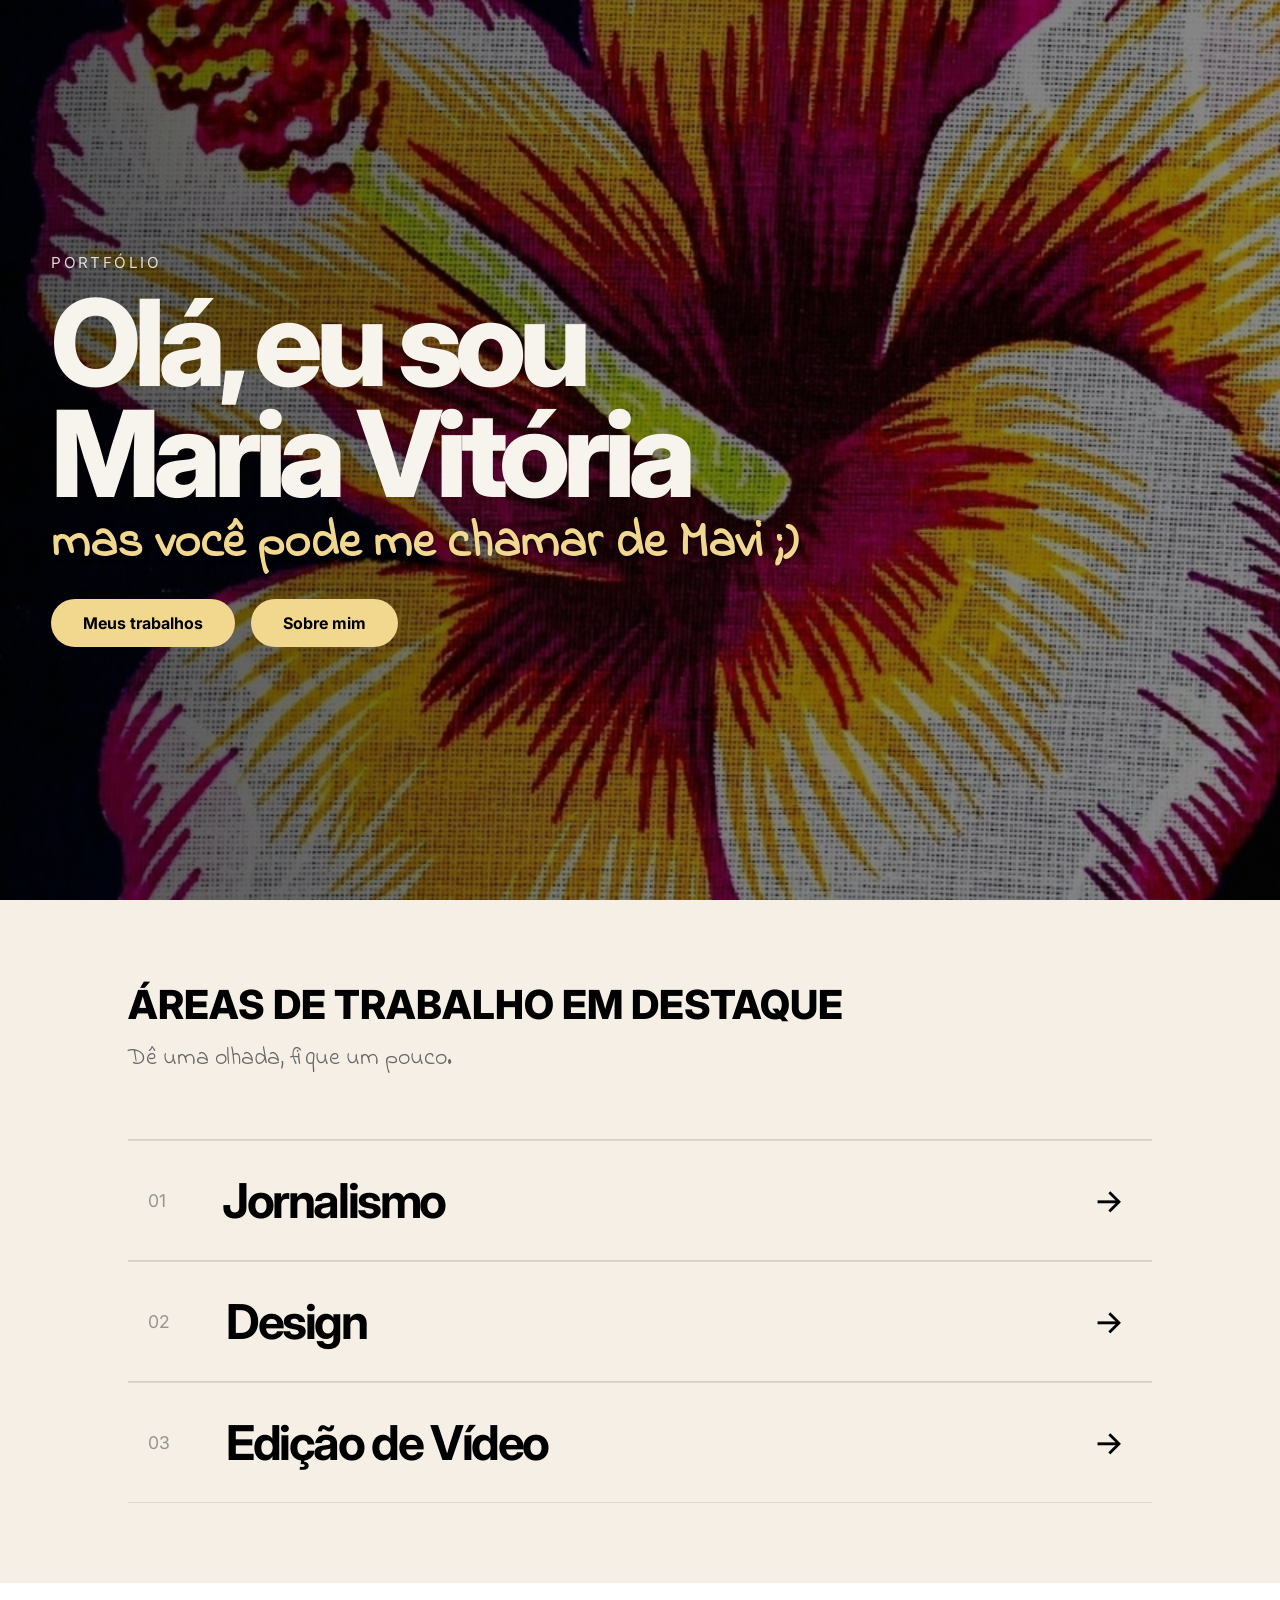
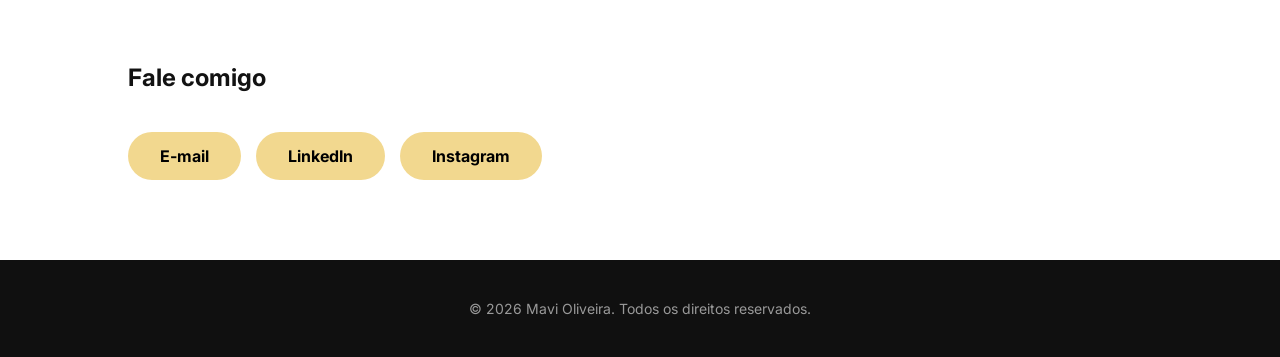
<file: index.html>
<!DOCTYPE html>
<html lang="pt-BR">

<head>
  <meta charset="UTF-8" />
  <meta name="viewport" content="width=device-width, initial-scale=1.0" />
  <title>Portfólio | Mavi Oliveira</title>

  <link rel="preconnect" href="https://fonts.googleapis.com">
  <link href="https://fonts.googleapis.com/css2?family=Inter:wght@400;500;600;700;800&family=Indie+Flower&display=swap" rel="stylesheet">

  <link rel="stylesheet" href="styles.css" />

  <style>
    h3 {
      color: #F2D88F;
      text-shadow: 1px 1px 6px rgba(0,0,0,0.6);
      font-family: 'Indie Flower', cursive;
      font-size: 50px;
      line-height: 1;
      margin-top: 10px;
    }

    .hero__button,
    .contact-link {
      background-color: #F2D88F;
      padding: 14px 32px;
      color: #000;
      border-radius: 50px;
      font-weight: 700;
      transition: all 0.3s ease;
      text-decoration: none;
      display: inline-block;
    }

    .hero__button:hover,
    .contact-link:hover {
      background-color: #f4c10a;
      transform: translateY(-2px);
    }

    .hero__button--secondary {
      background-color: #F2D88F;
    }

    .portfolio {
      background-color: #F5EFE6;
      padding: 80px 10%;
      color: #000;
    }

    .portfolio__intro h2 {
      font-size: 40px;
      font-weight: 800;
    }

    /* AQUI ESTÁ A ALTERAÇÃO QUE VOCÊ PEDIU */
    .portfolio__intro p {
      max-width: 600px;
      margin-bottom: 60px;
      color: #666; /* Cor cinza */
      font-family: 'Indie Flower', cursive; /* Mesma fonte do subtítulo */
      font-size: 24px; /* Tamanho ajustado para melhor leitura */
    }

    .area {
      display: flex;
      align-items: center;
      text-decoration: none;
      color: #000;
      padding: 30px 20px;
      border-top: 1px solid rgba(0,0,0,0.1);
      transition: all 0.4s ease;
    }

    .area:last-child {
      border-bottom: 1px solid rgba(0,0,0,0.1);
    }

    .area--jornalismo:hover {
      background-color: #e65100;
      color: #fff;
    }

    .area--design:hover {
      background-color: #c2185b;
      color: #fff;
    }


    .area--video:hover {
      background-color: #3f5ecf;
      color: #fff;
    }

    .area__number {
      margin-right: 40px;
      color: #666;
    }

    .area:hover .area__number {
      color: #fff;
    }

    .area__name {
      font-size: 48px;
      font-weight: 700;
      flex-grow: 1;
    }

    .area__arrow {
      font-size: 32px;
      transition: transform 0.3s ease;
    }

    .area:hover .area__arrow {
      transform: translateX(10px);
      color: #fff;
    }

    .contact {
      padding: 80px 10%;
      background: #fff;
    }

    .contact__links {
      display: flex;
      gap: 15px;
      flex-wrap: wrap;
      margin-top: 40px; 
    }

    
    @media (max-width: 900px) {
      .portfolio {
        padding: 60px 6%;
      }

      .contact {
        padding: 60px 6%;
      }

      .portfolio__intro h2 {
        font-size: 32px;
      }

      .area__name {
        font-size: 36px;
      }

      h3 {
        font-size: 36px;
      }

      .hero__actions {
        display: flex;
        flex-direction: column;
        gap: 12px;
        align-items: flex-start;
      }

      .hero__button {
        width: fit-content;
      }

      /* Ajuste responsivo para o parágrafo customizado */
      .portfolio__intro p {
        font-size: 20px;
      }
    }

    @media (max-width: 600px) {
      .portfolio {
        padding: 50px 5%;
      }

      .contact {
        padding: 50px 5%;
      }

      .portfolio__intro h2 {
        font-size: 28px;
      }

      .area {
        padding: 20px 10px;
      }

      .area__number {
        margin-right: 20px;
        font-size: 14px;
      }

      .area__name {
        font-size: 26px;
      }

      .area__arrow {
        font-size: 24px;
      }

      h1 {
        font-size: 28px;
      }

      h3 {
        font-size: 28px;
      }

      .contact__links {
        flex-direction: column;
        align-items: flex-start;
      }
    }
  </style>
</head>

<body>

  <header class="hero">
    <div class="overlay"></div>

    <div class="hero__content">
      <p class="hero__eyebrow">PORTFÓLIO</p>

      <h1>Olá, eu sou<br>Maria Vitória</h1>
      <h3>mas você pode me chamar de Mavi ;)</h3>

      <div class="hero__actions" style="margin-top: 30px;">
        <a class="hero__button" href="#areas">Meus trabalhos</a>
        <a class="hero__button hero__button--secondary" href="sobre-mim.html">Sobre mim</a>
      </div>
    </div>
  </header>

  <main class="portfolio" id="areas">
    <section class="portfolio__intro">
      <h2>ÁREAS DE TRABALHO EM DESTAQUE</h2>
      <p>
        Dê uma olhada, fique um pouco.
      </p>
    </section>

    <nav class="areas">

      <a class="area area--jornalismo" href="jornalismo.html">
        <span class="area__number">01</span>
        <span class="area__name">Jornalismo</span>
        <span class="area__arrow">→</span>
      </a>

      <a class="area area--design" href="design.html">
        <span class="area__number">02</span>
        <span class="area__name">Design</span>
        <span class="area__arrow">→</span>
      </a>

      <a class="area area--video" href="edicao-video.html">
        <span class="area__number">03</span>
        <span class="area__name">Edição de Vídeo</span>
        <span class="area__arrow">→</span>
      </a>

    </nav>
  </main>

  <section class="contact">
    <h2>Fale comigo</h2>

    <div class="contact__links">
      <a href="mailto:demariav03@gmail.com" class="contact-link">E-mail</a>
      <a href="https://www.linkedin.com/in/mariavitoriaolivera/" target="_blank" class="contact-link">LinkedIn</a>
      <a href="https://www.instagram.com/mavieolivera/" target="_blank" class="contact-link">Instagram</a>
    </div>
  </section>

  <footer style="padding: 40px 10%; font-size: 14px; color: #999; text-align: center;">
    <p>© 2026 Mavi Oliveira. Todos os direitos reservados.</p>
  </footer>

</body>
</html>
</file>
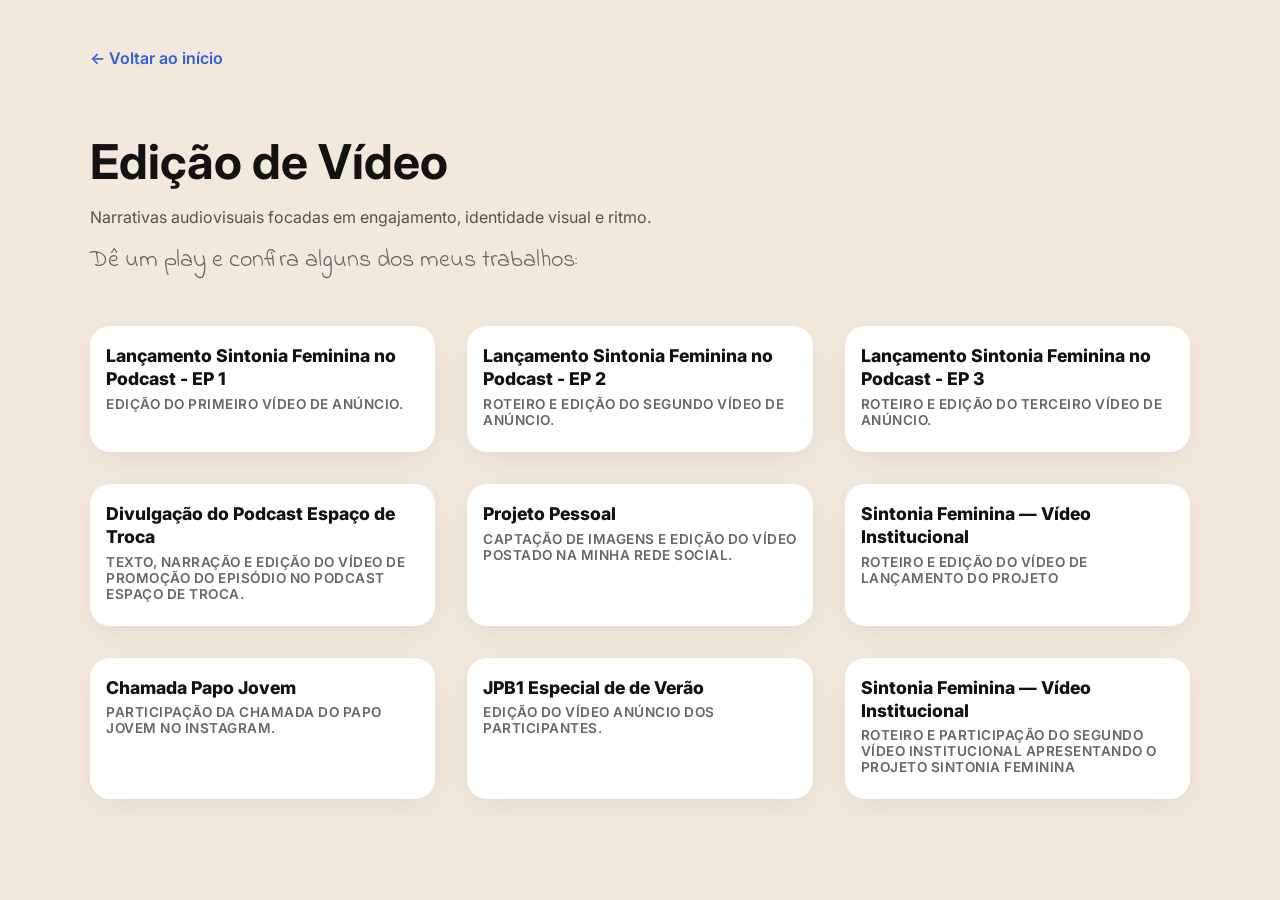
<file: edicao-video.html>
<!DOCTYPE html>
<html lang="pt-BR">
<head>
  <meta charset="UTF-8" />
  <meta name="viewport" content="width=device-width, initial-scale=1.0"/>
  <title>Edição de Vídeo | Portfólio</title>

  <link href="https://fonts.googleapis.com/css2?family=Inter:wght@400;600;800&family=Indie+Flower&display=swap" rel="stylesheet">

  <style>
    body {
      margin: 0;
      font-family: 'Inter', sans-serif;
      background: #f2e8dc;
      color: #121212;
    }

    .wrap {
      max-width: 1100px;
      margin: 0 auto;
      padding: 3rem 1.5rem;
    }

    h1 {
      font-size: 3rem;
      margin-bottom: .5rem;
    }

    p {
      color: rgba(18,18,18,.7);
      margin-bottom: 1rem;
    }

    /* ESTILO PARA A FRASE MANUSCRITA */
    .cta-handwritten {
      font-family: 'Indie Flower', cursive;
      color: #666;
      font-size: 24px;
      margin-bottom: 3rem;
      display: block;
    }

    .back {
      display: inline-block;
      margin-bottom: 2rem;
      color: #315edb; 
      font-weight: 600;
      text-decoration: none;
    }

    .back:hover {
      text-decoration: underline;
    }

    .grid {
      display: grid;
      grid-template-columns: repeat(auto-fill, minmax(320px, 1fr));
      gap: 2rem;
    }

    .card {
      background: #ffffff;
      border-radius: 20px;
      overflow: hidden;
      box-shadow: 0 10px 30px rgba(0,0,0,.06);
      padding-bottom: 1.5rem;
    }

    .instagram-media {
      margin: 0 !important;
      padding: 0 !important;
      border: none !important;
      min-width: 100% !important;
      width: 100% !important;
      border-radius: 0 !important;
      box-shadow: none !important;
    }

    .card h3 {
      margin: 1.2rem 1rem 0.3rem;
      font-size: 1.1rem;
      line-height: 1.3;
      font-weight: 800;
    }

    .card span {
      font-size: 0.85rem;
      color: #666;
      margin-left: 1rem;
      text-transform: uppercase;
      letter-spacing: 0.5px;
      font-weight: 600;
      display: block;
    }
  </style>
</head>

<body>
  <div class="wrap">

    <a class="back" href="index.html">← Voltar ao início</a>

    <h1>Edição de Vídeo </h1>
    <p>Narrativas audiovisuais focadas em engajamento, identidade visual e ritmo.</p>
    
    <span class="cta-handwritten">Dê um play e confira alguns dos meus trabalhos:</span>

    <div class="grid">

      <div class="card">
        <blockquote class="instagram-media" data-instgrm-permalink="https://www.instagram.com/p/DABZBptpJ3K/"></blockquote>
        <h3>Lançamento Sintonia Feminina no Podcast - EP 1</h3>
        <span>Edição do primeiro vídeo de anúncio.</span>
      </div>

      <div class="card">
        <blockquote class="instagram-media" data-instgrm-permalink="https://www.instagram.com/p/DAGikULpxhU/"></blockquote>
        <h3>Lançamento Sintonia Feminina no Podcast - EP 2</h3>
        <span>Roteiro e edição do segundo vídeo de anúncio.</span>
      </div>

      <div class="card">
        <blockquote class="instagram-media" data-instgrm-permalink="https://www.instagram.com/p/DAJ71aqJlIu/"></blockquote>
        <h3>Lançamento Sintonia Feminina no Podcast - EP 3</h3>
        <span>Roteiro e edição do terceiro vídeo de anúncio.</span>
      </div>

      <div class="card">
        <blockquote class="instagram-media" data-instgrm-permalink="https://www.instagram.com/reel/DCRbQ3KpW2V/"></blockquote>
        <h3>Divulgação do Podcast Espaço de Troca</h3>
        <span>Texto, narração e edição do vídeo de promoção do episódio no Podcast Espaço de Troca.</span>
      </div>

      <div class="card">
        <blockquote class="instagram-media" data-instgrm-permalink="https://www.instagram.com/reel/DXiT65kjFOP/"></blockquote>
        <h3>Projeto Pessoal</h3>
        <span>Captação de imagens e edição do vídeo postado na minha rede social.</span>
      </div>

      <div class="card">
        <blockquote class="instagram-media" data-instgrm-permalink="https://www.instagram.com/p/C5mU6lordUp/"></blockquote>
        <h3>Sintonia Feminina — Vídeo Institucional</h3>
        <span>Roteiro e edição do vídeo de lançamento do projeto</span>
      </div>

      <div class="card">
        <blockquote class="instagram-media" data-instgrm-permalink="https://www.instagram.com/reel/DVYN40CDJwp/"></blockquote>
        <h3>Chamada Papo Jovem</h3>
        <span>Participação da chamada do Papo Jovem no Instagram.</span>
      </div>

      <div class="card">
        <blockquote class="instagram-media" data-instgrm-permalink="https://www.instagram.com/reel/DTniM89gEG_/"></blockquote>
        <h3>JPB1 Especial de de Verão</h3>
        <span>Edição do vídeo anúncio dos participantes.</span>
      </div>

      <div class="card">
        <blockquote class="instagram-media" data-instgrm-permalink="https://www.instagram.com/p/C6ujEg2O9--/"></blockquote>
        <h3>Sintonia Feminina — Vídeo Institucional</h3>
        <span>Roteiro e participação do segundo vídeo institucional apresentando o projeto Sintonia Feminina</span>
      </div>

    </div>

  </div>

  <script async src="//www.instagram.com/embed.js"></script>

</body>
</html>
</file>
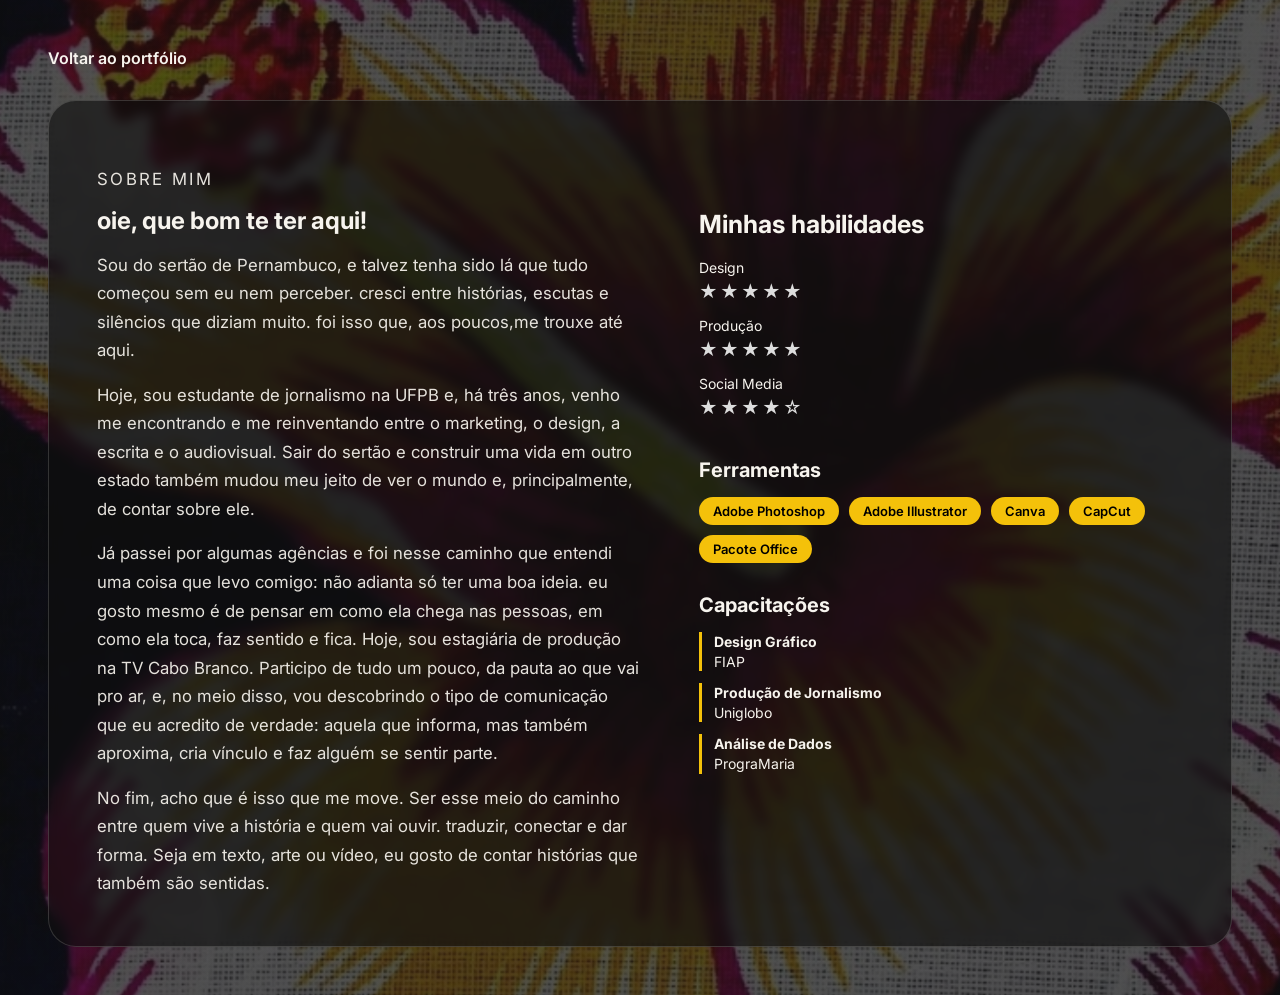
<file: sobre-mim.html>
<!DOCTYPE html>
<html lang="pt-BR">
<head>
  <meta charset="UTF-8" />
  <meta name="viewport" content="width=device-width, initial-scale=1.0" />
  <title>Sobre mim | Mavi Oliveira</title>
  <meta
    name="description"
    content="Saiba mais sobre Maria Vitoria Oliveira e seu trabalho."
  />
  <link rel="preconnect" href="https://fonts.googleapis.com">
  <link rel="preconnect" href="https://fonts.gstatic.com" crossorigin>
  <link href="https://fonts.googleapis.com/css2?family=Inter:wght@400;500;600;700;800&display=swap" rel="stylesheet">
  <link rel="stylesheet" href="styles.css" />

  <style>
  
    .about__card {
      display: flex;
      gap: 60px;
      align-items: flex-start;
    }

    .skills {
      min-width: 220px;
      margin-top: 60px;
    }

    .skills h2 {
      font-size: 25px;
      margin-bottom: 20px;
      font-weight: 700;
    }

    .skill {
      margin-bottom: 15px;
    }

    .skill span {
      display: block;
      font-size: 14px;
      margin-bottom: 5px;
    }

    .stars {
      font-size: 18px;
      letter-spacing: 2px;
      color: #ddd;
      transition: 0.3s;
    }

    .skill:hover .stars {
      color: #f4c10a;
    }

    
    .extra-info {
      margin-top: 40px;
    }

    .extra-info h3 {
      font-size: 20px;
      margin-bottom: 15px;
      font-weight: 700;
    }

    .tools-list {
      display: flex;
      flex-wrap: wrap;
      gap: 10px;
      margin-bottom: 30px;
    }

    .tool-tag {
      background: #f4c10a; 
      color: #000;         
      padding: 6px 14px;
      border-radius: 20px;
      font-size: 13px;
      font-weight: 600;    
      display: inline-block;
    }

    .certifications-list {
      list-style: none;
      padding: 0;
    }

    .cert-item {
      font-size: 14px;
      margin-bottom: 12px;
      line-height: 1.4;
      border-left: 3px solid #f4c10a; 
      padding-left: 12px;
    }

  
    @media (max-width: 900px) {
      .about__card {
        flex-direction: column;
      }
      .skills {
        margin-top: 40px;
        width: 100%;
      }
    }
  </style>
</head>

<body>
  <main class="about">
    <a class="about__back" href="index.html">Voltar ao portfólio</a>

    <section class="about__card">

      <div class="about__content">
        <p class="about__eyebrow">Sobre mim</p>
        <h2>oie, que bom te ter aqui!</h2>
        
        <p>
          Sou do sertão de Pernambuco, e talvez tenha sido lá que tudo começou sem eu nem perceber. cresci entre histórias, escutas e silêncios que diziam muito. 
          foi isso que, aos poucos,me trouxe até aqui.
        </p>
        
        <p>
         Hoje, sou estudante de jornalismo na UFPB e, há três anos, venho me encontrando e me reinventando entre o marketing, o design, a escrita e o audiovisual. Sair do sertão e 
         construir uma vida em outro estado também mudou meu jeito de ver o mundo e, principalmente, de contar sobre ele.
        </p>
        
        <p>
          Já passei por algumas agências e foi nesse caminho que entendi uma coisa que levo comigo: não adianta só ter uma boa ideia. eu gosto mesmo é de pensar em como ela chega nas pessoas,
          em como ela toca, faz sentido e fica. Hoje, sou estagiária de produção na TV Cabo Branco. Participo de tudo um pouco, da pauta ao que vai pro ar, e, no meio disso, vou descobrindo 
          o tipo de comunicação que eu acredito de verdade: aquela que informa, mas também aproxima, cria vínculo e faz alguém se sentir parte.
        </p>
        
        <p>
          No fim, acho que é isso que me move. Ser esse meio do caminho entre quem vive a história e quem vai ouvir. traduzir, conectar e dar forma. 
          Seja em texto, arte ou vídeo, eu gosto de contar histórias que também são sentidas.
        </p>
      </div>

      <div class="skills">
        <h2>Minhas habilidades</h2>

        <div class="skill">
          <span>Design</span>
          <div class="stars">★★★★★</div>
        </div>

        <div class="skill">
          <span>Produção</span>
          <div class="stars">★★★★★</div>
        </div>

        <div class="skill">
          <span>Social Media</span>
          <div class="stars">★★★★☆</div>
        </div>

        <div class="extra-info">
          <h3>Ferramentas</h3>
          <div class="tools-list">
            <span class="tool-tag">Adobe Photoshop</span>
            <span class="tool-tag">Adobe Illustrator</span>
            <span class="tool-tag">Canva</span>
            <span class="tool-tag">CapCut</span>
            <span class="tool-tag">Pacote Office</span>
          </div>

          <h3>Capacitações</h3>
          <ul class="certifications-list">
            <li class="cert-item">
              <strong>Design Gráfico</strong><br>FIAP
            </li>
            <li class="cert-item">
              <strong>Produção de Jornalismo</strong><br>Uniglobo
            </li>
            <li class="cert-item">
              <strong>Análise de Dados</strong><br>PrograMaria
            </li>
          </ul>
        </div>
      </div>

    </section>
  </main>
</body>
</html>
</file>
<file: styles.css>
:root {
  --bg-dark: #101010;
  --text-dark: #121212;
  --text-light: #f7f4ee;
  --panel: #f2e8dc;
  --line: rgba(18, 18, 18, 0.14);

  /* Troque estas cores pelas que preferir */
  --color-jornalismo: #d86a32;
  --color-design: #be3f56;
  --color-video: #315edb;
}

* {
  box-sizing: border-box;
  margin: 0;
  padding: 0;
}

html {
  scroll-behavior: smooth;
}

body {
  font-family: 'Inter', sans-serif;
  background: var(--bg-dark);
  color: var(--text-dark);
}

img {
  max-width: 100%;
  display: block;
}

.hero {
  position: relative;
  min-height: 100vh;
  display: flex;
  align-items: center;
  padding: clamp(2rem, 4vw, 4rem);
  background-image:
    linear-gradient(rgba(0, 0, 0, 0.38), rgba(0, 0, 0, 0.38)),
    url('assets/fundo_cordel.png');
  background-size: cover;
  background-position: center;
  background-repeat: no-repeat;
}

.overlay {
  position: absolute;
  inset: 0;
  background: linear-gradient(90deg, rgba(0,0,0,0.45) 0%, rgba(0,0,0,0.18) 48%, rgba(0,0,0,0.1) 100%);
}

.hero__content {
  position: relative;
  z-index: 1;
  max-width: 780px;
  color: var(--text-light);
}

.hero__eyebrow {
  font-size: 0.95rem;
  letter-spacing: 0.16em;
  text-transform: uppercase;
  margin-bottom: 1rem;
  opacity: 0.88;
}

.hero h1 {
  font-size: clamp(3.2rem, 10vw, 7.5rem);
  line-height: 0.92;
  font-weight: 800;
  letter-spacing: -0.06em;
}

.hero h1 span {
  color: #f4d35e;
}

.hero__description {
  margin-top: 1.6rem;
  max-width: 560px;
  font-size: clamp(1rem, 1.8vw, 1.2rem);
  line-height: 1.6;
  color: rgba(247, 244, 238, 0.92);
}

.hero__button {
  display: inline-flex;
  margin-top: 2rem;
  padding: 0.95rem 1.4rem;
  border-radius: 999px;
  text-decoration: none;
  background: #f4d35e;
  color: #121212;
  font-weight: 700;
  transition: transform 0.2s ease, opacity 0.2s ease;
}

.hero__actions {
  display: flex;
  flex-wrap: wrap;
  gap: 1rem;
  margin-top: 2rem;
}

.hero__actions .hero__button {
  margin-top: 0;
}

.hero__button--secondary {
  background: rgba(242, 216, 143, 0.95);
}

.hero__button:hover {
  transform: translateY(-2px);
  opacity: 0.92;
}

.portfolio {
  background: var(--panel);
  padding: 3rem clamp(1.25rem, 5vw, 4rem) 5rem;
}

.portfolio__intro {
  max-width: 760px;
  margin-bottom: 2rem;
}

.portfolio__intro h2 {
  font-size: clamp(1.8rem, 3vw, 2.6rem);
  margin-bottom: 0.65rem;
}

.portfolio__intro p {
  font-size: 1rem;
  line-height: 1.65;
  color: rgba(18,18,18,0.78);
}

.areas {
  border-top: 1px solid var(--line);
}

.area {
  display: grid;
  grid-template-columns: 60px 1fr auto;
  align-items: center;
  gap: 1rem;
  min-height: 110px;
  text-decoration: none;
  color: inherit;
  border-bottom: 1px solid var(--line);
  padding: 1rem 0;
  transition: padding-left 0.25s ease, background-color 0.25s ease, color 0.25s ease;
}

.area:hover {
  padding-left: 1rem;
}

.area__number {
  font-size: 1.1rem;
  opacity: 0.65;
}

.area__name {
  font-size: clamp(2rem, 5vw, 3.6rem);
  font-weight: 600;
  letter-spacing: -0.05em;
}

.area__arrow {
  font-size: clamp(2rem, 3vw, 2.6rem);
  font-weight: 500;
  padding-right: 0.5rem;
}

.area--jornalismo:hover {
  background: var(--color-jornalismo);
  color: var(--text-light);
}

.area--design:hover {
  background: var(--color-design);
  color: var(--text-light);
}


.area--video:hover {
  background: var(--color-video);
  color: var(--text-light);
}

.about {
  min-height: 100vh;
  padding: clamp(1.5rem, 4vw, 3rem);
  background:
    linear-gradient(rgba(16, 16, 16, 0.72), rgba(16, 16, 16, 0.72)),
    url('assets/fundo_cordel.png');
  background-size: cover;
  background-position: center;
  color: var(--text-light);
}

.about__back {
  display: inline-flex;
  margin-bottom: 2rem;
  color: var(--text-light);
  text-decoration: none;
  font-weight: 600;
}

.about__card {
  width: 100%;
  padding: clamp(1.5rem, 4vw, 3rem);
  border: 1px solid rgba(247, 244, 238, 0.16);
  border-radius: 28px;
  background: rgba(16, 16, 16, 0.62);
  backdrop-filter: blur(6px);
}

.about__eyebrow {
  margin-bottom: 0.75rem;
  font-size: 0.9rem;
  letter-spacing: 0.14em;
  text-transform: uppercase;
  color: #f4d35e;
}

.about__card h1 {
  margin-bottom: 1rem;
  font-size: clamp(2.2rem, 7vw, 4.5rem);
  line-height: 0.95;
}

.about__card p {
  max-width: 58ch;
  margin-top: 1rem;
  font-size: 1.05rem;
  line-height: 1.7;
  color: rgba(247, 244, 238, 0.92);
}

@media (max-width: 740px) {
  .hero {
    min-height: 82vh;
    align-items: flex-end;
    padding-bottom: 3rem;
  }

  .area {
    grid-template-columns: 44px 1fr auto;
    min-height: 88px;
  }

  .area__name {
    font-size: clamp(1.7rem, 7vw, 2.4rem);
  }
}

.about__content {
  min-width: 0;
}
</file>
